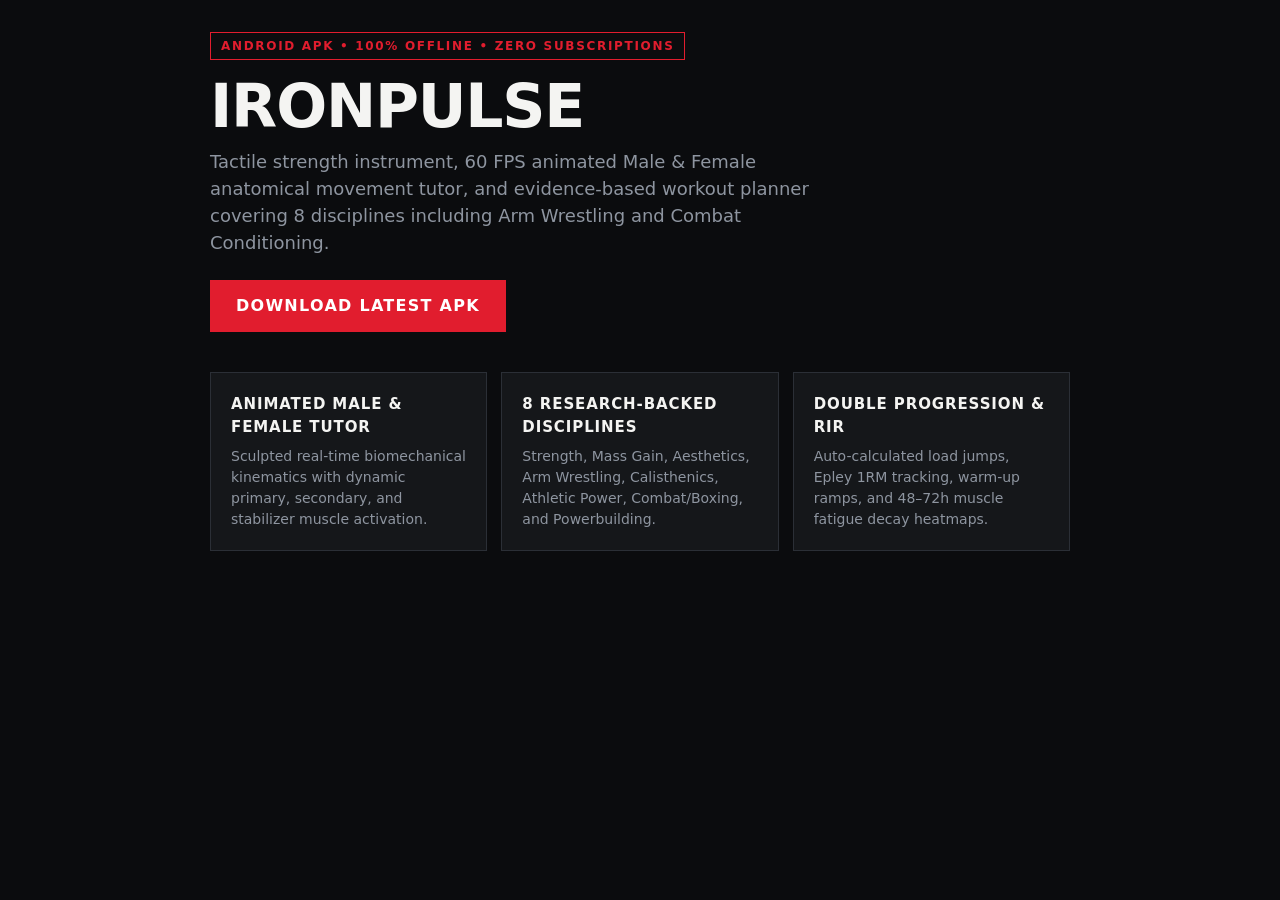
<file: docs/index.html>
<!DOCTYPE html>
<html lang="en">
<head>
  <meta charset="UTF-8" />
  <meta name="viewport" content="width=device-width, initial-scale=1.0" />
  <title>IronPulse — Offline Anatomical Strength Tutor &amp; Workout Tracker APK</title>
  <meta name="description" content="IronPulse is a 100% offline Android workout tracker and 60 FPS animated Male &amp; Female anatomical strength tutor built for Strength, Mass Gain, Aesthetics, Arm Wrestling, Calisthenics, Combat, and Powerbuilding." />
  <meta name="keywords" content="offline workout tracker apk, anatomical muscle workout guide, arm wrestling training app, calisthenics progressive overload, strength training tracker android, IronPulse" />
  <meta property="og:title" content="IronPulse — Anatomical Strength Tutor &amp; Offline APK" />
  <meta property="og:description" content="60 FPS animated Male &amp; Female anatomical tutor, live muscle fatigue heatmap, double-progression engine, and 8 research-backed disciplines. Zero subscriptions." />
  <meta property="og:type" content="website" />
  <meta property="og:url" content="https://github.com/Kakashimoto14/IronPulse" />
  <script type="application/ld+json">
  {
    "@context": "https://schema.org",
    "@type": "SoftwareApplication",
    "name": "IronPulse",
    "operatingSystem": "Android 8.0+",
    "applicationCategory": "HealthApplication",
    "softwareVersion": "1.0.0",
    "url": "https://github.com/Kakashimoto14/IronPulse",
    "author": { "@type": "Person", "name": "Yuleen Aaron M. Obsanga (Kakashimoto14)" },
    "offers": { "@type": "Offer", "price": "0", "priceCurrency": "USD" }
  }
  </script>
  <style>
    :root { --bg:#0B0C0E; --plate:#15171A; --line:#2B2F36; --chalk:#F4F4F2; --slate:#8E95A0; --red:#E11D2E; }
    * { box-sizing:border-box; margin:0; padding:0; }
    body { background:var(--bg); color:var(--chalk); font-family:system-ui,-apple-system,sans-serif; line-height:1.5; padding:32px 20px; }
    .wrap { max-width:860px; margin:0 auto; }
    .tag { display:inline-block; border:1px solid var(--red); color:var(--red); font-size:12px; font-weight:700; letter-spacing:.14em; padding:4px 10px; text-transform:uppercase; }
    h1 { font-size:clamp(36px,7vw,60px); letter-spacing:-.02em; text-transform:uppercase; margin:16px 0 12px; line-height:1; }
    p.lead { color:var(--slate); font-size:18px; max-width:640px; }
    .cta { display:inline-block; margin-top:24px; background:var(--red); color:#fff; text-decoration:none; font-weight:800; letter-spacing:.08em; text-transform:uppercase; padding:14px 26px; }
    .grid { display:grid; grid-template-columns:repeat(auto-fit,minmax(240px,1fr)); gap:14px; margin-top:40px; }
    .card { background:var(--plate); border:1px solid var(--line); padding:20px; }
    .card h3 { text-transform:uppercase; letter-spacing:.06em; font-size:15px; margin-bottom:8px; color:var(--chalk); }
    .card p { color:var(--slate); font-size:14px; }
  </style>
</head>
<body>
  <div class="wrap">
    <span class="tag">Android APK • 100% Offline • Zero Subscriptions</span>
    <h1>IronPulse</h1>
    <p class="lead">Tactile strength instrument, 60 FPS animated Male &amp; Female anatomical movement tutor, and evidence-based workout planner covering 8 disciplines including Arm Wrestling and Combat Conditioning.</p>
    <a class="cta" href="https://github.com/Kakashimoto14/IronPulse/releases">Download Latest APK</a>
    <div class="grid">
      <div class="card"><h3>Animated Male &amp; Female Tutor</h3><p>Sculpted real-time biomechanical kinematics with dynamic primary, secondary, and stabilizer muscle activation.</p></div>
      <div class="card"><h3>8 Research-Backed Disciplines</h3><p>Strength, Mass Gain, Aesthetics, Arm Wrestling, Calisthenics, Athletic Power, Combat/Boxing, and Powerbuilding.</p></div>
      <div class="card"><h3>Double Progression &amp; RIR</h3><p>Auto-calculated load jumps, Epley 1RM tracking, warm-up ramps, and 48–72h muscle fatigue decay heatmaps.</p></div>
    </div>
  </div>
</body>
</html>
</file>
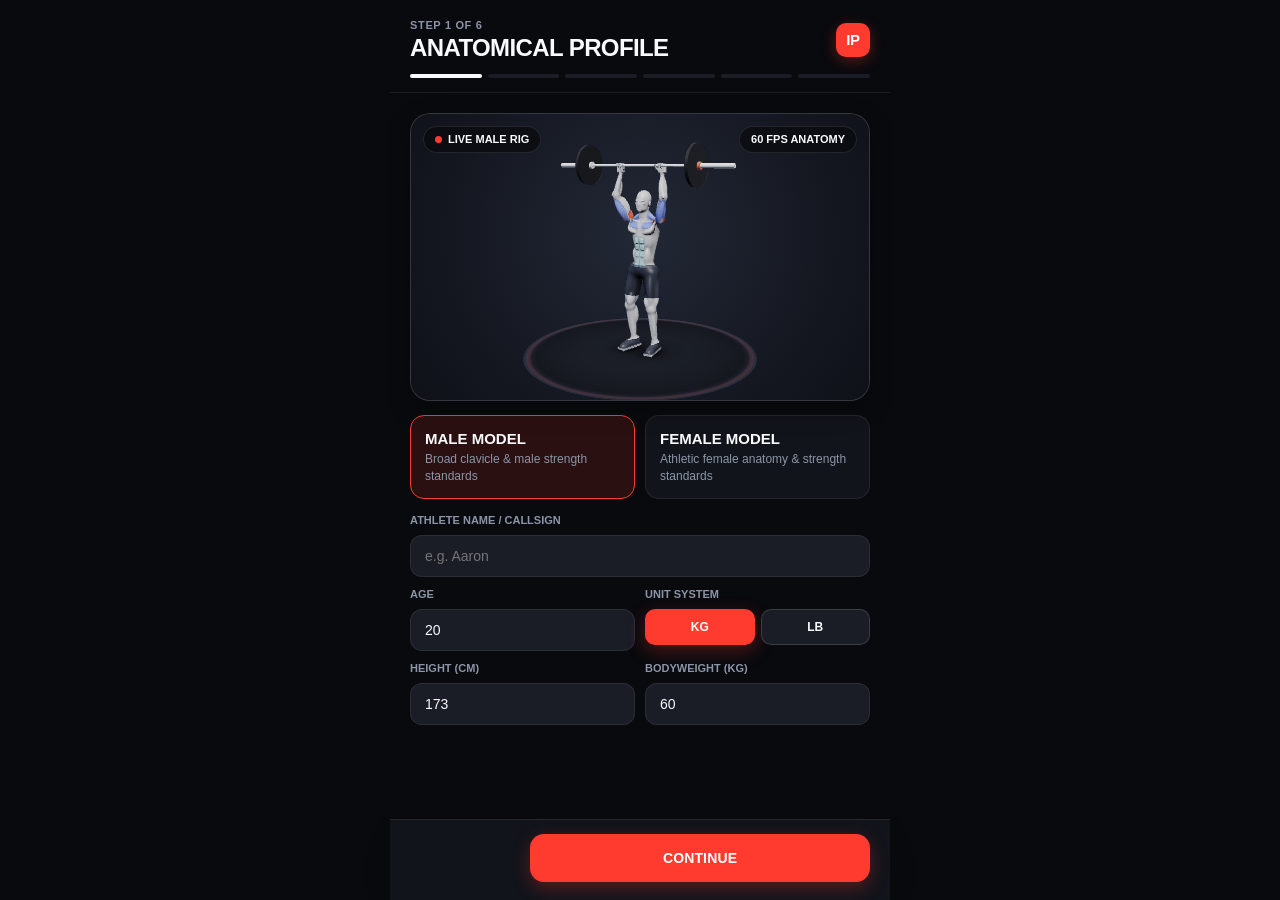
<file: assets/www/index.html>
<!DOCTYPE html>
<html lang="en">
<head>
  <meta charset="UTF-8" />
  <meta name="viewport" content="width=device-width, initial-scale=1.0, maximum-scale=1.0, user-scalable=no, viewport-fit=cover" />
  <meta name="theme-color" content="#0B0C0E" />
  <title>IronPulse — Strength Tutor &amp; Tracker</title>
  <link rel="stylesheet" href="css/tokens.css" />
  <link rel="stylesheet" href="css/animations.css" />
  <link rel="stylesheet" href="css/app.css" />
</head>
<body>
  <canvas id="fx-canvas"></canvas>

  <div id="pr-banner" class="pr-ignition-banner">
    <span>⚡ NEW PR IGNITED</span>
    <span id="pr-banner-detail" class="mono"></span>
  </div>

  <div id="app-shell">
    <header class="top-bar">
      <div class="brand-lockup">
        <div class="brand-mark">IP</div>
        <div>
          <div class="brand-title">IRONPULSE</div>
          <div class="brand-sub" id="top-discipline-label">CALIBRATING...</div>
        </div>
      </div>
      <div class="top-actions">
        <div class="sex-pill" aria-label="Anatomical Model Toggle">
          <button type="button" id="btn-model-male" class="active">MALE</button>
          <button type="button" id="btn-model-female">FEMALE</button>
        </div>
      </div>
    </header>

    <main id="main-view" class="view-enter"></main>

    <nav class="bottom-dock" aria-label="Primary Navigation">
      <button type="button" class="dock-btn btn-tactile active" data-tab="today">
        <svg viewBox="0 0 24 24"><rect x="3" y="4" width="18" height="17" rx="2"/><line x1="8" y1="2" x2="8" y2="6"/><line x1="16" y1="2" x2="16" y2="6"/><line x1="3" y1="10" x2="21" y2="10"/></svg>
        <span>TODAY</span>
      </button>
      <button type="button" class="dock-btn btn-tactile" data-tab="tutor">
        <svg viewBox="0 0 24 24"><circle cx="12" cy="5" r="2.5"/><path d="M6 10l6-1 6 1"/><path d="M12 9v6l-4 6"/><path d="M12 15l4 6"/></svg>
        <span>TUTOR</span>
      </button>
      <button type="button" class="dock-btn btn-tactile" data-tab="progress">
        <svg viewBox="0 0 24 24"><polyline points="3 17 9 11 13 15 21 7"/><polyline points="15 7 21 7 21 13"/></svg>
        <span>STATS</span>
      </button>
      <button type="button" class="dock-btn btn-tactile" data-tab="profile">
        <svg viewBox="0 0 24 24"><circle cx="12" cy="8" r="4"/><path d="M4 21c1.8-4 5-6 8-6s6.2 2 8 6"/></svg>
        <span>ATHLETE</span>
      </button>
    </nav>
  </div>

  <!-- First-Run 6-Step Athlete Calibration Onboarding -->
  <div id="onboarding-overlay" role="dialog" aria-modal="true">
    <div class="ob-header">
      <div style="display:flex;justify-content:space-between;align-items:center;">
        <div>
          <div class="h-kicker" id="ob-step-kicker">STEP 1 OF 6</div>
          <div class="h-display" id="ob-step-title">ANATOMICAL PROFILE</div>
        </div>
        <div class="brand-mark">IP</div>
      </div>
      <div class="ob-step-bar" id="ob-step-bar"></div>
    </div>
    <div class="ob-content" id="ob-content"></div>
    <div class="ob-footer">
      <button type="button" id="ob-back" class="btn btn-secondary btn-tactile" style="flex:0 0 110px;">BACK</button>
      <button type="button" id="ob-next" class="btn btn-primary btn-tactile" style="flex:1;">CONTINUE</button>
    </div>
  </div>

  <!-- Active Workout Focus Mode Overlay -->
  <div id="active-overlay" class="active-overlay" role="dialog" aria-modal="true">
    <div class="active-topbar">
      <div>
        <div class="h-kicker" id="active-session-kicker">ACTIVE SESSION</div>
        <div class="h-section" id="active-session-title">WORKOUT</div>
      </div>
      <div style="display:flex;align-items:center;gap:8px;">
        <span id="active-clock" class="mono" style="font-size:14px;font-weight:800;color:var(--ink-dim);">00:00</span>
        <button type="button" id="btn-finish-workout" class="btn btn-primary btn-sm btn-tactile">FINISH</button>
        <button type="button" id="btn-close-workout" class="btn btn-ghost btn-sm btn-tactile">EXIT</button>
      </div>
    </div>
    <div class="active-body" id="active-body"></div>
    <div class="rest-bar" id="rest-bar" style="display:none;">
      <div class="rest-progress" id="rest-progress" style="width:100%;"></div>
      <div>
        <div class="h-kicker">REST RECOVERY</div>
        <div id="rest-countdown" class="mono" style="font-size:24px;font-weight:900;color:var(--ink-chalk);">02:00</div>
      </div>
      <div style="display:flex;gap:6px;">
        <button type="button" id="btn-rest-minus" class="btn btn-secondary btn-sm btn-tactile">-15S</button>
        <button type="button" id="btn-rest-plus" class="btn btn-secondary btn-sm btn-tactile">+15S</button>
        <button type="button" id="btn-rest-skip" class="btn btn-primary btn-sm btn-tactile">SKIP</button>
      </div>
    </div>
  </div>

  <!-- Exercise Detail / Swap / Backup Bottom Sheet -->
  <div id="modal-backdrop" class="modal-backdrop" role="dialog" aria-modal="true">
    <div class="sheet-panel">
      <div class="sheet-head">
        <div>
          <div class="h-kicker" id="modal-kicker">TUTOR</div>
          <div class="h-section" id="modal-title">EXERCISE</div>
        </div>
        <button type="button" id="modal-close" class="btn btn-ghost btn-sm btn-tactile">CLOSE</button>
      </div>
      <div class="sheet-body" id="modal-body"></div>
    </div>
  </div>

  <!-- Session Complete Victory Screen -->
  <div id="victory-overlay" class="victory-overlay" role="dialog" aria-modal="true">
    <div class="victory-card">
      <div class="h-kicker" style="color:var(--signal-crimson);">SESSION LOCKED IN</div>
      <div class="h-display" id="victory-title" style="margin:4px 0 12px;">WORKOUT COMPLETE</div>
      <div class="stat-grid-3" id="victory-stats"></div>
      <div id="victory-prs" style="margin-bottom:14px;"></div>
      <button type="button" id="btn-victory-done" class="btn btn-primary btn-full btn-tactile">RETURN TO DASHBOARD</button>
    </div>
  </div>

  <!-- Modular Offline Engine Scripts (Zero External CDN Calls) -->
  <script src="js/data/exercises.js"></script>
  <script src="js/engine/progression.js"></script>
  <script src="js/engine/program-builder.js"></script>
  <script src="js/data/avatar-male.js"></script>
  <script src="js/data/avatar-female.js"></script>
  <script src="js/engine/kinematics.js"></script>
  <script src="js/engine/gltf-loader.js"></script>
  <script src="js/engine/kinematics-3d.js"></script>
  <script src="js/engine/webgl-3d.js"></script>
  <script src="js/engine/rig-renderer.js"></script>
  <script src="js/engine/bodymap.js"></script>
  <script src="js/engine/charts.js"></script>
  <script src="js/engine/fx-engine.js"></script>
  <script src="js/engine/updater.js"></script>
  <script src="js/db.js"></script>
  <script src="js/app.js"></script>
</body>
</html>
</file>
<file: assets/www/css/tokens.css>
:root {
  /* Premium Dark-Mode Fitness SaaS Palette (Hevy / Fitbod / Ladder / WHOOP inspired) */
  --bg-iron: #090A0E;
  --bg-plate: #12141B;
  --bg-knurl: #1A1D26;
  --bg-elevated: #222633;
  --line-steel: rgba(255, 255, 255, 0.075);
  --line-strong: rgba(255, 255, 255, 0.14);

  --ink-chalk: #F8FAFC;
  --ink-dim: #CBD5E1;
  --ink-slate: #8B95A7;
  --ink-muted: #5C6578;

  /* Restrained, High-Contrast Semantic Accents */
  --signal-crimson: #FF3B30;
  --signal-crimson-hover: #FF5147;
  --signal-crimson-dim: rgba(255, 59, 48, 0.14);
  --signal-amber: #F59E0B;
  --signal-amber-dim: rgba(245, 158, 11, 0.14);
  --signal-olive: #10B981;
  --signal-olive-dim: rgba(16, 185, 129, 0.14);
  --signal-cobalt: #3B82F6;
  --signal-cobalt-dim: rgba(59, 130, 246, 0.14);

  /* Clean Modern SaaS Typography (Humanist Sans + Tabular Numerals) */
  --font-display: 'Plus Jakarta Sans', 'Inter', -apple-system, BlinkMacSystemFont, 'Segoe UI', Roboto, sans-serif;
  --font-body: 'Inter', -apple-system, BlinkMacSystemFont, 'Segoe UI', Roboto, sans-serif;
  --font-mono: 'JetBrains Mono', 'SF Mono', 'Roboto Mono', ui-monospace, monospace;

  /* Motion & Premium Geometry */
  --ease-spring: cubic-bezier(0.22, 1, 0.36, 1);
  --ease-snap: cubic-bezier(0.34, 1.35, 0.64, 1);
  --radius-xs: 8px;
  --radius-sm: 14px;
  --radius-md: 20px;
  --radius-pill: 999px;
  --shadow-card: 0 8px 24px rgba(0, 0, 0, 0.28);
  --shadow-float: 0 14px 36px rgba(0, 0, 0, 0.48);
  --dock-h: 72px;
  --safe-top: env(safe-area-inset-top, 0px);
  --safe-bottom: env(safe-area-inset-bottom, 0px);
}
</file>
<file: assets/www/css/animations.css>
/* Smooth Mobile Transitions, Kinetic Recoil & Hype After-Effects */

@keyframes screenEnter {
  from {
    opacity: 0;
    transform: translate3d(0, 14px, 0);
  }
  to {
    opacity: 1;
    transform: translate3d(0, 0, 0);
  }
}

@keyframes cardStagger {
  from {
    opacity: 0;
    transform: translate3d(0, 12px, 0) scale(0.985);
  }
  to {
    opacity: 1;
    transform: translate3d(0, 0, 0) scale(1);
  }
}

@keyframes sheetSlideUp {
  from {
    transform: translate3d(0, 100%, 0);
  }
  to {
    transform: translate3d(0, 0, 0);
  }
}

@keyframes setStamp {
  0% { transform: scale(1); }
  35% { transform: scale(1.16); background: var(--signal-olive); border-color: var(--signal-olive); }
  100% { transform: scale(1); }
}

@keyframes prShock {
  0% { transform: scale(0.7) rotate(-4deg); opacity: 0; }
  45% { transform: scale(1.12) rotate(1deg); opacity: 1; }
  100% { transform: scale(1) rotate(0deg); opacity: 1; }
}

@keyframes screenRecoil {
  0%, 100% { transform: translate3d(0, 0, 0); }
  20% { transform: translate3d(-3px, 2px, 0); }
  45% { transform: translate3d(3px, -2px, 0); }
  70% { transform: translate3d(-2px, 1px, 0); }
}

@keyframes pulseDot {
  0%, 100% { opacity: 1; transform: scale(1); }
  50% { opacity: 0.45; transform: scale(0.75); }
}

@keyframes stripeMove {
  from { background-position: 0 0; }
  to { background-position: 28px 0; }
}

@keyframes bannerDrop {
  0% { transform: translate3d(-50%, -120%, 0) scale(0.92); opacity: 0; }
  18% { transform: translate3d(-50%, 0, 0) scale(1.03); opacity: 1; }
  26% { transform: translate3d(-50%, 0, 0) scale(1); opacity: 1; }
  84% { transform: translate3d(-50%, 0, 0) scale(1); opacity: 1; }
  100% { transform: translate3d(-50%, -115%, 0) scale(0.95); opacity: 0; }
}

@keyframes victoryPop {
  0% { opacity: 0; transform: scale(0.9) translateY(20px); }
  100% { opacity: 1; transform: scale(1) translateY(0); }
}

.view-enter {
  animation: screenEnter 280ms var(--ease-spring) both;
}

.stagger-item {
  animation: cardStagger 320ms var(--ease-spring) both;
}
.stagger-item:nth-child(2) { animation-delay: 45ms; }
.stagger-item:nth-child(3) { animation-delay: 90ms; }
.stagger-item:nth-child(4) { animation-delay: 135ms; }
.stagger-item:nth-child(5) { animation-delay: 180ms; }
.stagger-item:nth-child(6) { animation-delay: 225ms; }

.recoil-shake {
  animation: screenRecoil 240ms linear;
}

.btn-tactile {
  transition: transform 110ms var(--ease-spring), background-color 140ms ease, border-color 140ms ease;
  -webkit-tap-highlight-color: transparent;
}
.btn-tactile:active {
  transform: scale(0.96);
}

.set-row.just-completed .set-check {
  animation: setStamp 320ms var(--ease-snap);
}

.pr-tag {
  animation: prShock 360ms var(--ease-snap) both;
}

.live-dot {
  animation: pulseDot 1.4s ease-in-out infinite;
}

.pr-ignition-banner {
  position: fixed;
  top: calc(14px + var(--safe-top));
  left: 50%;
  transform: translate3d(-50%, -130%, 0);
  z-index: 950;
  background: var(--signal-amber);
  color: #0B0C0E;
  border: 2px solid var(--ink-chalk);
  padding: 10px 18px;
  font-family: var(--font-display);
  font-size: 20px;
  font-weight: 900;
  letter-spacing: 0.12em;
  text-transform: uppercase;
  white-space: nowrap;
  pointer-events: none;
  display: none;
}
.pr-ignition-banner.active {
  display: flex;
  align-items: center;
  gap: 10px;
  animation: bannerDrop 2200ms var(--ease-spring) forwards;
}

.sheet-panel {
  animation: sheetSlideUp 300ms var(--ease-spring) both;
}

.victory-card {
  animation: victoryPop 380ms var(--ease-spring) both;
}
</file>
<file: assets/www/css/app.css>
* {
  box-sizing: border-box;
  margin: 0;
  padding: 0;
  -webkit-tap-highlight-color: transparent;
  user-select: none;
}

input, textarea, select {
  user-select: text;
}

html, body {
  width: 100%;
  height: 100%;
  background: var(--bg-iron);
  color: var(--ink-chalk);
  font-family: var(--font-body);
  font-size: 15px;
  line-height: 1.45;
  -webkit-font-smoothing: antialiased;
  overflow: hidden;
  touch-action: manipulation;
}

#fx-canvas {
  position: fixed;
  inset: 0;
  width: 100%;
  height: 100%;
  pointer-events: none;
  z-index: 900;
}

#app-shell {
  position: relative;
  width: 100%;
  height: 100%;
  max-width: 500px;
  margin: 0 auto;
  display: flex;
  flex-direction: column;
  background: var(--bg-iron);
}

/* Clean SaaS Header */
.top-bar {
  flex: 0 0 auto;
  display: flex;
  align-items: center;
  justify-content: space-between;
  padding: calc(14px + var(--safe-top)) 18px 12px;
  background: rgba(9, 10, 14, 0.88);
  backdrop-filter: blur(16px);
  -webkit-backdrop-filter: blur(16px);
  border-bottom: 1px solid var(--line-steel);
  z-index: 20;
}

.brand-lockup {
  display: flex;
  align-items: center;
  gap: 11px;
}

.brand-mark {
  width: 34px;
  height: 34px;
  background: var(--signal-crimson);
  color: #FFFFFF;
  display: grid;
  place-items: center;
  font-family: var(--font-display);
  font-weight: 800;
  font-size: 15px;
  letter-spacing: -0.02em;
  border-radius: 10px;
  box-shadow: 0 4px 14px rgba(255, 59, 48, 0.32);
}

.brand-title {
  font-family: var(--font-display);
  font-size: 18px;
  font-weight: 800;
  letter-spacing: -0.02em;
  color: var(--ink-chalk);
  line-height: 1.1;
}

.brand-sub {
  font-family: var(--font-body);
  font-size: 11px;
  font-weight: 600;
  color: var(--ink-slate);
  letter-spacing: 0.02em;
  margin-top: 1px;
}

.top-actions {
  display: flex;
  align-items: center;
  gap: 8px;
}

.sex-pill {
  display: inline-flex;
  background: var(--bg-plate);
  border: 1px solid var(--line-steel);
  border-radius: var(--radius-pill);
  padding: 3px;
}

.sex-pill button {
  background: transparent;
  border: none;
  color: var(--ink-slate);
  font-family: var(--font-body);
  font-size: 11px;
  font-weight: 700;
  padding: 5px 11px;
  border-radius: var(--radius-pill);
  cursor: pointer;
  transition: all 180ms var(--ease-spring);
}

.sex-pill button.active {
  background: var(--bg-elevated);
  color: var(--ink-chalk);
  box-shadow: 0 2px 8px rgba(0, 0, 0, 0.35);
}

/* Main Scrollable Canvas */
#main-view {
  flex: 1 1 auto;
  overflow-y: auto;
  overflow-x: hidden;
  -webkit-overflow-scrolling: touch;
  padding: 16px 16px calc(var(--dock-h) + 34px + var(--safe-bottom));
}

#main-view::-webkit-scrollbar {
  width: 0;
  height: 0;
}

/* Floating Premium Bottom Navigation Pill */
.bottom-dock {
  position: fixed;
  bottom: calc(12px + var(--safe-bottom));
  left: 50%;
  transform: translateX(-50%);
  width: calc(100% - 28px);
  max-width: 472px;
  height: 62px;
  padding: 0 6px;
  background: rgba(18, 20, 27, 0.92);
  backdrop-filter: blur(18px);
  -webkit-backdrop-filter: blur(18px);
  border: 1px solid var(--line-strong);
  border-radius: 22px;
  box-shadow: var(--shadow-float);
  display: grid;
  grid-template-columns: repeat(4, 1fr);
  z-index: 50;
}

.dock-btn {
  background: transparent;
  border: none;
  color: var(--ink-slate);
  display: flex;
  flex-direction: column;
  align-items: center;
  justify-content: center;
  gap: 3px;
  cursor: pointer;
  position: relative;
  font-family: var(--font-body);
  font-size: 10px;
  font-weight: 700;
  letter-spacing: 0.02em;
  border-radius: 16px;
  margin: 5px 3px;
  transition: color 160ms ease, background-color 160ms ease;
}

.dock-btn svg {
  width: 20px;
  height: 20px;
  stroke: currentColor;
  fill: none;
  stroke-width: 2;
  stroke-linecap: round;
  stroke-linejoin: round;
}

.dock-btn.active {
  color: var(--ink-chalk);
  background: rgba(255, 59, 48, 0.14);
}

.dock-btn.active svg {
  stroke: var(--signal-crimson);
}

/* Typography Hierarchy */
.h-kicker {
  font-family: var(--font-body);
  font-size: 11px;
  font-weight: 700;
  letter-spacing: 0.06em;
  text-transform: uppercase;
  color: var(--ink-slate);
}

.h-display {
  font-family: var(--font-display);
  font-size: 24px;
  font-weight: 800;
  letter-spacing: -0.025em;
  color: var(--ink-chalk);
  line-height: 1.15;
}

.h-section {
  font-family: var(--font-display);
  font-size: 17px;
  font-weight: 700;
  letter-spacing: -0.015em;
  color: var(--ink-chalk);
}

.mono {
  font-family: var(--font-mono);
  font-variant-numeric: tabular-nums;
}

/* Soft Elevated SaaS Cards */
.plate {
  background: var(--bg-plate);
  border: 1px solid var(--line-steel);
  border-radius: var(--radius-md);
  padding: 18px;
  margin-bottom: 14px;
  box-shadow: var(--shadow-card);
}

.plate-crimson {
  border-color: rgba(255, 59, 48, 0.28);
  background: linear-gradient(180deg, rgba(255, 59, 48, 0.07) 0%, var(--bg-plate) 52%);
}

.plate-amber {
  border-color: rgba(245, 158, 11, 0.30);
  background: linear-gradient(180deg, rgba(245, 158, 11, 0.08) 0%, var(--bg-plate) 55%);
}

.plate-olive {
  border-color: rgba(16, 185, 129, 0.28);
}

.plate-header {
  display: flex;
  align-items: flex-start;
  justify-content: space-between;
  gap: 12px;
  margin-bottom: 14px;
}

/* Stat Tiles */
.stat-grid-3 {
  display: grid;
  grid-template-columns: repeat(3, 1fr);
  gap: 10px;
  margin-bottom: 14px;
}

.stat-cell {
  background: var(--bg-plate);
  border: 1px solid var(--line-steel);
  border-radius: var(--radius-sm);
  padding: 13px 12px;
}

.plate .stat-cell {
  background: var(--bg-knurl);
}

.stat-val {
  font-family: var(--font-mono);
  font-variant-numeric: tabular-nums;
  font-size: 20px;
  font-weight: 700;
  color: var(--ink-chalk);
  line-height: 1.15;
}

.stat-lbl {
  font-family: var(--font-body);
  font-size: 11px;
  font-weight: 600;
  color: var(--ink-slate);
  margin-top: 4px;
}

/* Refined Rounded Buttons */
.btn {
  display: inline-flex;
  align-items: center;
  justify-content: center;
  gap: 8px;
  min-height: 48px;
  padding: 0 20px;
  border-radius: var(--radius-sm);
  border: 1px solid transparent;
  font-family: var(--font-body);
  font-size: 14px;
  font-weight: 700;
  letter-spacing: 0.01em;
  cursor: pointer;
}

.btn-full { width: 100%; }

.btn-primary {
  background: var(--signal-crimson);
  color: #FFFFFF;
  box-shadow: 0 6px 18px rgba(255, 59, 48, 0.28);
}

.btn-secondary {
  background: var(--bg-knurl);
  color: var(--ink-chalk);
  border-color: var(--line-strong);
}

.btn-ghost {
  background: rgba(255, 255, 255, 0.04);
  color: var(--ink-dim);
  border-color: var(--line-steel);
}

.btn-sm {
  min-height: 36px;
  padding: 0 13px;
  font-size: 12px;
  font-weight: 700;
  border-radius: 10px;
}

/* Soft Pill Badges (No Harsh Colored Boxes) */
.badge-row {
  display: flex;
  flex-wrap: wrap;
  gap: 6px;
}

.badge {
  display: inline-flex;
  align-items: center;
  gap: 5px;
  padding: 4px 10px;
  border-radius: var(--radius-pill);
  font-family: var(--font-body);
  font-size: 11px;
  font-weight: 600;
  background: var(--bg-knurl);
  color: var(--ink-dim);
  border: 1px solid var(--line-steel);
}

.badge-primary {
  background: var(--signal-crimson-dim);
  border-color: rgba(255, 59, 48, 0.28);
  color: #FF8A84;
}

.badge-secondary {
  background: rgba(79, 107, 255, 0.16);
  border-color: rgba(79, 107, 255, 0.36);
  color: #93A8FF;
}

.badge-stabilizer {
  background: rgba(95, 183, 196, 0.1);
  border-color: rgba(95, 183, 196, 0.42);
  color: #8fd3dd;
}

.badge-olive {
  background: var(--signal-olive-dim);
  border-color: rgba(16, 185, 129, 0.28);
  color: #6EE7B7;
}

/* Studio Animated Tutor Stage */
.tutor-stage {
  position: relative;
  width: 100%;
  background: #141720;
  border: 1px solid var(--line-strong);
  border-radius: var(--radius-md);
  overflow: hidden;
  margin-bottom: 14px;
  box-shadow: var(--shadow-card);
}

.tutor-canvas-wrap {
  position: relative;
  width: 100%;
  aspect-ratio: 16 / 12;
  background: radial-gradient(circle at 50% 42%, #232836 0%, #141720 68%, #0F1118 100%);
}

.tutor-canvas-wrap canvas {
  width: 100%;
  height: 100%;
  display: block;
}

.stage-hud-top {
  position: absolute;
  top: 12px;
  left: 12px;
  right: 12px;
  display: flex;
  justify-content: space-between;
  align-items: center;
  pointer-events: none;
}

.stage-hud-chip {
  background: rgba(9, 10, 14, 0.72);
  backdrop-filter: blur(8px);
  -webkit-backdrop-filter: blur(8px);
  border: 1px solid rgba(255, 255, 255, 0.10);
  border-radius: var(--radius-pill);
  padding: 5px 11px;
  font-family: var(--font-body);
  font-size: 11px;
  font-weight: 700;
  color: var(--ink-chalk);
  display: inline-flex;
  align-items: center;
  gap: 6px;
}

.phase-dot {
  width: 7px;
  height: 7px;
  border-radius: 50%;
  background: var(--signal-crimson);
}

.tutor-controls {
  display: flex;
  align-items: center;
  justify-content: space-between;
  gap: 8px;
  padding: 10px 14px;
  background: var(--bg-plate);
  border-top: 1px solid var(--line-steel);
}

.speed-group {
  display: inline-flex;
  background: var(--bg-knurl);
  border: 1px solid var(--line-steel);
  border-radius: var(--radius-pill);
  padding: 2px;
}

.speed-btn {
  background: transparent;
  border: none;
  color: var(--ink-slate);
  font-family: var(--font-mono);
  font-size: 11px;
  font-weight: 700;
  padding: 5px 11px;
  border-radius: var(--radius-pill);
  cursor: pointer;
}
.speed-btn.active {
  background: var(--signal-crimson);
  color: #FFFFFF;
}

.phase-scrubber {
  padding: 8px 14px 12px;
  background: var(--bg-plate);
}

.phase-scrubber input[type="range"] {
  width: 100%;
  accent-color: var(--signal-crimson);
  height: 5px;
  cursor: pointer;
}

.phase-labels {
  display: flex;
  justify-content: space-between;
  font-family: var(--font-body);
  font-size: 10px;
  font-weight: 600;
  color: var(--ink-slate);
  margin-top: 5px;
}

/* Horizontal Filter Pills */
.chip-scroller {
  display: flex;
  gap: 8px;
  overflow-x: auto;
  padding-bottom: 10px;
  margin-bottom: 10px;
}
.chip-scroller::-webkit-scrollbar { height: 0; }

.filter-chip {
  flex: 0 0 auto;
  background: var(--bg-plate);
  border: 1px solid var(--line-steel);
  color: var(--ink-slate);
  font-family: var(--font-body);
  font-size: 12px;
  font-weight: 600;
  padding: 7px 14px;
  border-radius: var(--radius-pill);
  cursor: pointer;
  transition: all 150ms ease;
}

.filter-chip.active {
  background: var(--signal-crimson);
  border-color: var(--signal-crimson);
  color: #FFFFFF;
}

/* Inputs & Selects */
.iron-input, .iron-select {
  width: 100%;
  background: var(--bg-knurl);
  border: 1px solid var(--line-steel);
  border-radius: 12px;
  color: var(--ink-chalk);
  padding: 12px 14px;
  font-family: var(--font-body);
  font-size: 14px;
  outline: none;
  transition: border-color 150ms ease;
}
.iron-input:focus, .iron-select:focus {
  border-color: var(--signal-crimson);
}

/* Exercise List Cards */
.ex-row {
  display: flex;
  align-items: center;
  justify-content: space-between;
  gap: 12px;
  padding: 14px 16px;
  background: var(--bg-plate);
  border: 1px solid var(--line-steel);
  border-radius: var(--radius-sm);
  margin-bottom: 10px;
  cursor: pointer;
}

.ex-row-title {
  font-family: var(--font-display);
  font-size: 15px;
  font-weight: 700;
  letter-spacing: -0.01em;
  color: var(--ink-chalk);
}

.ex-row-meta {
  font-family: var(--font-mono);
  font-size: 11px;
  color: var(--ink-slate);
  margin-top: 3px;
}

/* Day Pill Strip */
.day-strip {
  display: flex;
  gap: 8px;
  overflow-x: auto;
  margin-bottom: 14px;
  padding-bottom: 2px;
}
.day-strip::-webkit-scrollbar { height: 0; }

.day-pill {
  flex: 0 0 auto;
  min-width: 78px;
  padding: 9px 12px;
  background: var(--bg-knurl);
  border: 1px solid var(--line-steel);
  border-radius: 12px;
  text-align: left;
  cursor: pointer;
}

.day-pill.active {
  background: var(--signal-crimson-dim);
  border-color: rgba(255, 59, 48, 0.55);
}

.day-pill-num {
  font-family: var(--font-body);
  font-size: 10px;
  font-weight: 700;
  color: var(--ink-slate);
}

.day-pill-name {
  font-family: var(--font-display);
  font-size: 13px;
  font-weight: 700;
  color: var(--ink-chalk);
  margin-top: 1px;
}

/* Active Workout Focus Overlay */
.active-overlay {
  position: fixed;
  inset: 0;
  max-width: 500px;
  margin: 0 auto;
  background: var(--bg-iron);
  z-index: 200;
  display: none;
  flex-direction: column;
}

.active-overlay.open {
  display: flex;
}

.active-topbar {
  flex: 0 0 auto;
  display: flex;
  align-items: center;
  justify-content: space-between;
  padding: calc(14px + var(--safe-top)) 16px 12px;
  background: var(--bg-plate);
  border-bottom: 1px solid var(--line-steel);
}

.active-body {
  flex: 1 1 auto;
  overflow-y: auto;
  padding: 14px 16px 116px;
}

/* Tempo Rail */
.tempo-rail {
  display: grid;
  grid-template-columns: 3fr 1fr 1.2fr 0.8fr;
  gap: 5px;
  margin: 8px 0 14px;
}

.tempo-seg {
  background: var(--bg-plate);
  border: 1px solid var(--line-steel);
  border-radius: 8px;
  padding: 6px 4px;
  text-align: center;
  font-family: var(--font-body);
  font-size: 10px;
  font-weight: 700;
  color: var(--ink-slate);
  transition: all 140ms ease;
}

.tempo-seg.active-ecc { background: var(--signal-cobalt); color: #FFFFFF; border-color: var(--signal-cobalt); }
.tempo-seg.active-pause { background: var(--signal-amber); color: #090A0E; border-color: var(--signal-amber); }
.tempo-seg.active-con { background: var(--signal-crimson); color: #FFFFFF; border-color: var(--signal-crimson); }
.tempo-seg.active-top { background: var(--signal-olive); color: #090A0E; border-color: var(--signal-olive); }

/* Set Logger Table */
.set-table-head {
  display: grid;
  grid-template-columns: 36px 1fr 1fr 62px 44px;
  gap: 6px;
  padding: 0 4px 8px;
  font-family: var(--font-body);
  font-size: 11px;
  font-weight: 600;
  color: var(--ink-slate);
}

.set-row {
  display: grid;
  grid-template-columns: 36px 1fr 1fr 62px 44px;
  gap: 6px;
  align-items: center;
  padding: 8px 4px;
  border-top: 1px solid var(--line-steel);
  border-radius: 10px;
}

.set-row.done {
  background: rgba(16, 185, 129, 0.08);
}

.set-num {
  font-family: var(--font-mono);
  font-size: 13px;
  font-weight: 700;
  text-align: center;
  color: var(--ink-slate);
}
.set-row.warmup .set-num { color: var(--signal-amber); }

.stepper {
  display: flex;
  align-items: center;
  background: var(--bg-knurl);
  border: 1px solid var(--line-steel);
  border-radius: 10px;
  overflow: hidden;
  height: 40px;
}

.stepper button {
  width: 28px;
  height: 100%;
  background: rgba(255, 255, 255, 0.04);
  border: none;
  color: var(--ink-chalk);
  font-family: var(--font-mono);
  font-size: 15px;
  font-weight: 700;
  cursor: pointer;
}

.stepper input {
  width: 100%;
  min-width: 0;
  background: transparent;
  border: none;
  color: var(--ink-chalk);
  text-align: center;
  font-family: var(--font-mono);
  font-size: 14px;
  font-weight: 700;
  outline: none;
}

.rir-btn {
  height: 40px;
  background: var(--bg-knurl);
  border: 1px solid var(--line-steel);
  border-radius: 10px;
  color: var(--ink-dim);
  font-family: var(--font-mono);
  font-size: 11px;
  font-weight: 700;
  cursor: pointer;
}

.set-check {
  width: 42px;
  height: 40px;
  background: var(--bg-knurl);
  border: 1px solid var(--line-strong);
  border-radius: 10px;
  color: var(--ink-slate);
  font-size: 17px;
  font-weight: 800;
  cursor: pointer;
  display: grid;
  place-items: center;
}

.set-row.done .set-check {
  background: var(--signal-olive);
  border-color: var(--signal-olive);
  color: #FFFFFF;
}

/* Sticky Rest Timer Dock */
.rest-bar {
  position: fixed;
  bottom: calc(12px + var(--safe-bottom));
  left: 50%;
  transform: translateX(-50%);
  width: calc(100% - 28px);
  max-width: 472px;
  background: rgba(18, 20, 27, 0.96);
  backdrop-filter: blur(18px);
  -webkit-backdrop-filter: blur(18px);
  border: 1px solid rgba(255, 59, 48, 0.45);
  border-radius: 18px;
  padding: 12px 16px;
  display: flex;
  align-items: center;
  justify-content: space-between;
  gap: 10px;
  box-shadow: var(--shadow-float);
  overflow: hidden;
  z-index: 250;
}

.rest-progress {
  position: absolute;
  top: 0;
  left: 0;
  height: 3px;
  background: var(--signal-crimson);
  transition: width 250ms linear;
}

/* Onboarding Overlay */
#onboarding-overlay {
  position: fixed;
  inset: 0;
  max-width: 500px;
  margin: 0 auto;
  background: var(--bg-iron);
  z-index: 500;
  display: none;
  flex-direction: column;
}

#onboarding-overlay.open {
  display: flex;
}

.ob-header {
  padding: calc(18px + var(--safe-top)) 20px 14px;
  border-bottom: 1px solid var(--line-steel);
}

.ob-step-bar {
  display: grid;
  grid-template-columns: repeat(6, 1fr);
  gap: 6px;
  margin-top: 12px;
}

.ob-step-seg {
  height: 4px;
  border-radius: var(--radius-pill);
  background: var(--bg-knurl);
}
.ob-step-seg.done { background: var(--signal-crimson); }
.ob-step-seg.current { background: var(--ink-chalk); }

.ob-content {
  flex: 1 1 auto;
  overflow-y: auto;
  padding: 20px;
}

.ob-footer {
  padding: 14px 20px calc(18px + var(--safe-bottom));
  border-top: 1px solid var(--line-steel);
  background: var(--bg-plate);
  display: flex;
  gap: 10px;
}

.option-grid {
  display: grid;
  grid-template-columns: 1fr 1fr;
  gap: 10px;
}

.option-grid.single {
  grid-template-columns: 1fr;
}

.option-card {
  background: var(--bg-plate);
  border: 1px solid var(--line-steel);
  border-radius: var(--radius-sm);
  padding: 14px;
  text-align: left;
  cursor: pointer;
  transition: border-color 150ms ease, background-color 150ms ease;
}

.option-card.selected {
  background: var(--signal-crimson-dim);
  border-color: var(--signal-crimson);
}

.option-card-title {
  font-family: var(--font-display);
  font-size: 15px;
  font-weight: 700;
  color: var(--ink-chalk);
}

.option-card-sub {
  font-size: 12px;
  color: var(--ink-slate);
  margin-top: 4px;
  line-height: 1.4;
}

/* Premium Bottom Sheet Modal */
.modal-backdrop {
  position: fixed;
  inset: 0;
  background: rgba(0, 0, 0, 0.72);
  backdrop-filter: blur(6px);
  -webkit-backdrop-filter: blur(6px);
  z-index: 400;
  display: none;
  align-items: flex-end;
  justify-content: center;
}

.modal-backdrop.open {
  display: flex;
}

.sheet-panel {
  width: 100%;
  max-width: 500px;
  max-height: 90vh;
  background: var(--bg-iron);
  border-top: 1px solid var(--line-strong);
  border-radius: 26px 26px 0 0;
  display: flex;
  flex-direction: column;
  overflow: hidden;
  box-shadow: 0 -16px 48px rgba(0, 0, 0, 0.65);
}

.sheet-panel::before {
  content: '';
  width: 40px;
  height: 4px;
  border-radius: var(--radius-pill);
  background: rgba(255, 255, 255, 0.18);
  margin: 10px auto 2px;
  flex: 0 0 auto;
}

.sheet-head {
  display: flex;
  align-items: center;
  justify-content: space-between;
  padding: 10px 18px 14px;
  border-bottom: 1px solid var(--line-steel);
}

.sheet-body {
  padding: 16px 18px calc(26px + var(--safe-bottom));
  overflow-y: auto;
}

/* Coaching Cues & Form Doctor */
.cue-list {
  list-style: none;
  display: flex;
  flex-direction: column;
  gap: 8px;
}

.cue-item {
  display: flex;
  gap: 12px;
  align-items: flex-start;
  background: var(--bg-plate);
  border: 1px solid var(--line-steel);
  border-radius: 12px;
  padding: 12px;
  font-size: 13px;
  color: var(--ink-dim);
}

.cue-num {
  flex: 0 0 24px;
  height: 24px;
  border-radius: 8px;
  background: var(--signal-crimson-dim);
  color: #FF8A84;
  font-family: var(--font-mono);
  font-size: 11px;
  font-weight: 800;
  display: grid;
  place-items: center;
}

.mistake-box {
  background: var(--bg-plate);
  border: 1px solid var(--line-steel);
  border-radius: 12px;
  padding: 12px;
  margin-bottom: 8px;
  font-size: 13px;
}

.mistake-bad { color: #FCA5A5; font-weight: 600; }
.mistake-fix { color: #6EE7B7; margin-top: 5px; }

/* Body Map Container */
.bodymap-wrap {
  display: grid;
  grid-template-columns: 1fr 1fr;
  gap: 10px;
  background: radial-gradient(circle at 50% 45%, #1E222E 0%, #11131B 100%);
  border: 1px solid var(--line-steel);
  padding: 12px;
  border-radius: 16px;
}

.bodymap-panel {
  text-align: center;
}

.bodymap-panel canvas {
  width: 100%;
  height: auto;
  display: block;
  cursor: pointer;
}

/* Victory Modal */
.victory-overlay {
  position: fixed;
  inset: 0;
  background: rgba(9, 10, 14, 0.90);
  backdrop-filter: blur(10px);
  -webkit-backdrop-filter: blur(10px);
  z-index: 600;
  display: none;
  align-items: center;
  justify-content: center;
  padding: 20px;
}

.victory-overlay.open {
  display: flex;
}

.victory-card {
  width: 100%;
  max-width: 420px;
  background: var(--bg-plate);
  border: 1px solid rgba(255, 59, 48, 0.45);
  border-radius: 24px;
  padding: 24px;
  box-shadow: var(--shadow-float);
}

.form-grid-2 {
  display: grid;
  grid-template-columns: 1fr 1fr;
  gap: 10px;
  margin-top: 10px;
}

.field-label {
  display: block;
  font-family: var(--font-body);
  font-size: 11px;
  font-weight: 600;
  color: var(--ink-slate);
  margin-bottom: 6px;
}

.chart-box {
  width: 100%;
  height: 168px;
  border: 1px solid var(--line-steel);
  border-radius: 14px;
  overflow: hidden;
  background: #0E1016;
}
.chart-box canvas {
  width: 100%;
  height: 100%;
  display: block;
}

.split-edit-row {
  display: flex;
  align-items: center;
  justify-content: space-between;
  gap: 8px;
  padding: 11px 12px;
  background: var(--bg-plate);
  border: 1px solid var(--line-steel);
  border-radius: 12px;
  margin-bottom: 8px;
}


/* v2.0.0 Interactive 3D WebGL Anatomy Stage */
.explorer-3d-stage {
  position: relative;
  width: 100%;
  aspect-ratio: 4 / 4.25;
  background: radial-gradient(circle at 50% 42%, #262C3D 0%, #141722 62%, #0C0E14 100%);
  border: 1px solid var(--line-strong);
  border-radius: 18px;
  overflow: hidden;
  touch-action: none;
}
.explorer-3d-stage canvas {
  width: 100%;
  height: 100%;
  display: block;
  cursor: grab;
}
.explorer-3d-stage canvas:active {
  cursor: grabbing;
}
.cam-bar-3d {
  position: absolute;
  bottom: 10px;
  left: 10px;
  right: 10px;
  display: flex;
  align-items: center;
  justify-content: space-between;
  gap: 6px;
  pointer-events: none;
}
.cam-pill-group {
  display: inline-flex;
  background: rgba(9, 10, 14, 0.78);
  backdrop-filter: blur(10px);
  -webkit-backdrop-filter: blur(10px);
  border: 1px solid rgba(255, 255, 255, 0.12);
  border-radius: 999px;
  padding: 3px;
  pointer-events: auto;
}
.cam-pill {
  background: transparent;
  border: none;
  color: var(--ink-slate);
  font-family: var(--font-body);
  font-size: 10px;
  font-weight: 700;
  padding: 5px 10px;
  border-radius: 999px;
  cursor: pointer;
}
.cam-pill.active {
  background: var(--signal-crimson);
  color: #FFFFFF;
}
.orbit-hint {
  position: absolute;
  top: 10px;
  left: 10px;
  background: rgba(9, 10, 14, 0.72);
  backdrop-filter: blur(8px);
  -webkit-backdrop-filter: blur(8px);
  border: 1px solid rgba(255, 255, 255, 0.10);
  border-radius: 999px;
  padding: 4px 10px;
  font-size: 10px;
  font-weight: 600;
  color: var(--ink-dim);
  pointer-events: none;
}


/* v2.1.0 Lyfta-Grade Studio Backdrop & Exercise About/History/Progress Tabs */
.studio-light {
  background: radial-gradient(circle at 50% 42%, #E2E7EF 0%, #CBD2DC 68%, #BCC4D0 100%) !important;
}
.ex-subtabs {
  display: grid;
  grid-template-columns: repeat(3, 1fr);
  gap: 4px;
  background: var(--bg-plate);
  border: 1px solid var(--line-steel);
  border-radius: 12px;
  padding: 4px;
  margin-bottom: 14px;
}
.ex-subtab-btn {
  background: transparent;
  border: none;
  color: var(--ink-slate);
  font-family: var(--font-body);
  font-size: 13px;
  font-weight: 700;
  padding: 8px 4px;
  border-radius: 9px;
  cursor: pointer;
  transition: all 150ms ease;
}
.ex-subtab-btn.active {
  background: var(--bg-elevated);
  color: var(--ink-chalk);
  box-shadow: 0 2px 8px rgba(0, 0, 0, 0.3);
}
.action-strip {
  display: grid;
  grid-template-columns: repeat(3, 1fr);
  gap: 8px;
  margin-bottom: 14px;
}
.action-tile {
  background: var(--bg-plate);
  border: 1px solid var(--line-steel);
  border-radius: 12px;
  padding: 10px 6px;
  color: var(--ink-dim);
  font-family: var(--font-body);
  font-size: 11px;
  font-weight: 700;
  display: flex;
  flex-direction: column;
  align-items: center;
  gap: 4px;
  cursor: pointer;
}
.action-tile.fav-on {
  border-color: rgba(245, 158, 11, 0.45);
  background: rgba(245, 158, 11, 0.12);
  color: #FCD34D;
}
</file>
